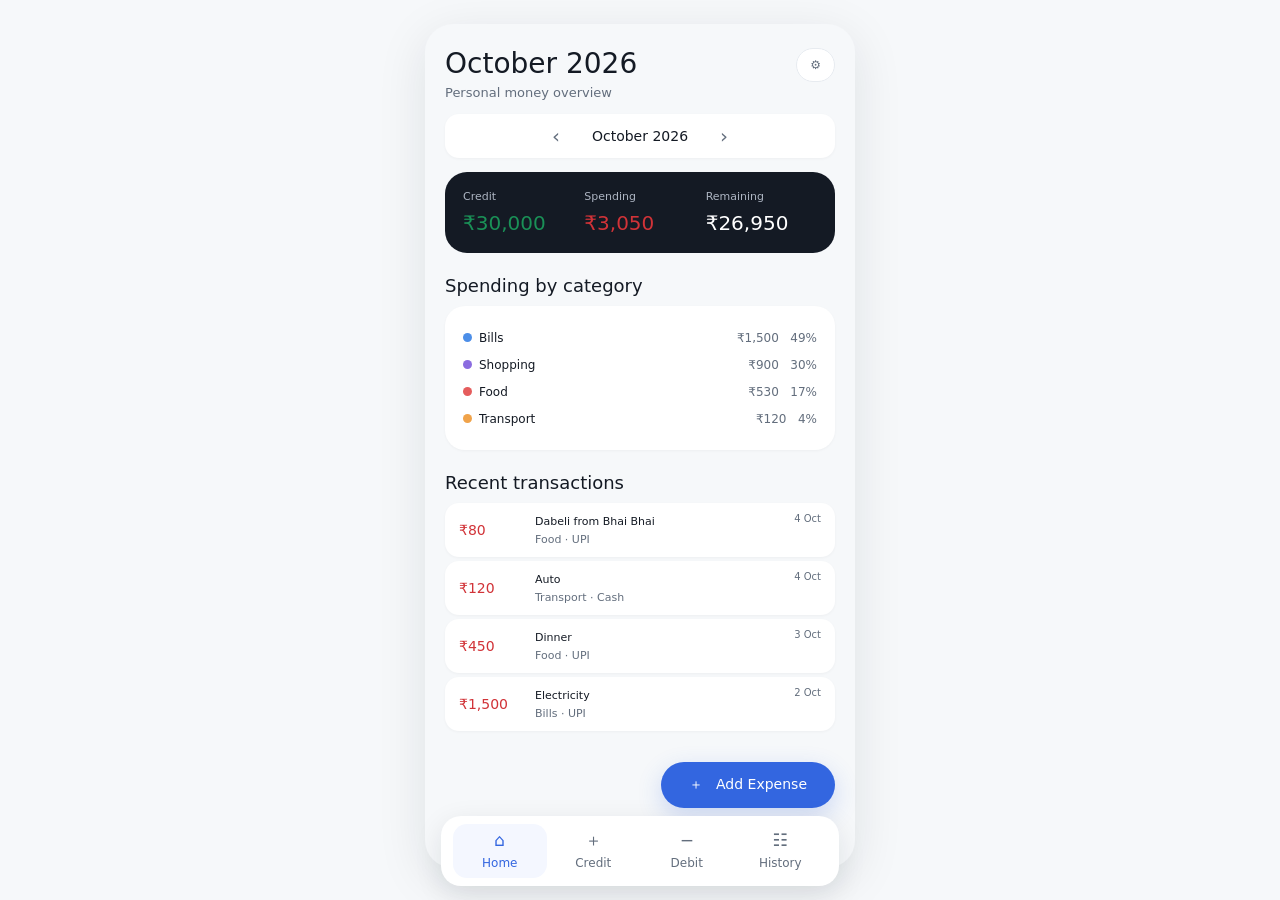
<file: index.html>
<!doctype html>
<html lang="en">
<head>
  <meta charset="UTF-8" />
  <meta name="viewport" content="width=device-width, initial-scale=1, viewport-fit=cover" />
  <meta name="theme-color" content="#f6f8fa" />
  <meta name="description" content="Private personal money tracker" />
  <link rel="manifest" href="manifest.webmanifest" />
  <link rel="icon" href="icon.svg" type="image/svg+xml" />
  <link rel="stylesheet" href="styles.css" />
  <title>Money Tracker</title>
</head>
<body>
  <main id="app" class="app-shell" aria-live="polite"></main>
  <script src="app.js"></script>
</body>
</html>
</file>
<file: styles.css>
:root{--bg:#f6f8fa;--ink:#141a24;--muted:#636e7d;--subtle:#adb5c2;--blue:#3366e0;--green:#1a9157;--red:#d13338;--card:#fff;--line:#e7ebf0;--radius:20px;--shadow:0 1px 3px rgba(20,26,36,.04)}
:root[data-theme=dark]{--bg:#0f1319;--ink:#f4f6f8;--muted:#a7b0bd;--subtle:#788392;--card:#181d25;--line:#2a313b;--blue:#6f93ff;--green:#46c987;--red:#ff6b70;--shadow:0 1px 3px rgba(0,0,0,.25)}
:root[data-theme=dark] .summary{background:#070a0e;color:#fff}
:root[data-theme=dark] .bottom-nav{background:#181d25;box-shadow:0 8px 28px rgba(0,0,0,.35)}
:root[data-theme=dark] .input,:root[data-theme=dark] .select,:root[data-theme=dark] .textarea,:root[data-theme=dark] .search,:root[data-theme=dark] .chip,:root[data-theme=dark] .secondary{background:#202630;color:var(--ink);border-color:var(--line)}
:root[data-theme=dark] .segmented{background:#202630}
:root[data-theme=dark] .seg.selected{background:#303743;color:var(--ink)}
:root[data-theme=dark] .nav-btn.active{background:#202b45}
*{box-sizing:border-box}html,body{margin:0;min-height:100%;background:var(--bg);font-family:Inter,ui-sans-serif,system-ui,-apple-system,BlinkMacSystemFont,"Segoe UI",sans-serif;color:var(--ink)}button,input,select,textarea{font:inherit}button{cursor:pointer;border:0}body{display:flex;justify-content:center}.app-shell{width:100%;max-width:430px;min-height:100dvh;background:var(--bg)}.screen{min-height:100dvh;padding:24px 20px 118px}.title{font-size:28px;font-weight:400;line-height:1.15;margin:0}.subtitle{font-size:13px;color:var(--muted);margin:5px 0 0}.card{background:var(--card);border-radius:var(--radius);box-shadow:var(--shadow)}.month-nav{height:44px;margin-top:14px;display:flex;align-items:center;justify-content:center;gap:22px;border-radius:14px;color:var(--ink);font-size:14px}.month-nav button{background:transparent;padding:8px 10px;color:var(--muted);font-size:20px}.summary{margin-top:14px;background:var(--ink);color:#fff;border-radius:22px;padding:18px;display:grid;grid-template-columns:repeat(3,1fr);gap:10px}.stat-label{font-size:11px;color:var(--subtle);margin-bottom:8px}.stat-value{font-size:20px;white-space:nowrap}.green{color:var(--green)}.red{color:var(--red)}.section-title{font-size:18px;font-weight:500;margin:22px 0 10px}.category-card{padding:18px}.category-row{display:grid;grid-template-columns:10px 1fr auto;align-items:center;gap:6px;min-height:27px;font-size:12px}.dot{width:9px;height:9px;border-radius:50%}.category-meta{color:var(--muted);white-space:nowrap}.tx-list{display:grid;gap:4px}.tx{min-height:54px;padding:8px 14px;display:grid;grid-template-columns:76px 1fr auto;align-items:center;border-radius:14px}.tx-amount{font-size:14px}.tx-main{min-width:0}.tx-meta{font-size:11px;color:var(--muted);margin-top:5px}.tx-desc{font-size:11px;white-space:nowrap;overflow:hidden;text-overflow:ellipsis}.tx-date{font-size:10px;color:var(--muted);align-self:start;margin-top:2px}.fab{position:fixed;right:max(calc((100vw - 430px)/2 + 20px),20px);bottom:92px;height:46px;padding:0 28px;border-radius:23px;background:var(--blue);color:#fff;font-size:14px;box-shadow:0 8px 24px rgba(51,102,224,.22);z-index:10}.bottom-nav{position:fixed;left:50%;transform:translateX(-50%);bottom:14px;width:min(calc(100% - 32px),398px);height:70px;padding:8px 12px;background:#fff;border-radius:20px;display:grid;grid-template-columns:repeat(4,1fr);box-shadow:0 8px 28px rgba(20,26,36,.10);z-index:20}.nav-btn{background:transparent;color:var(--muted);font-size:12px;display:flex;flex-direction:column;gap:7px;align-items:center;justify-content:center;border-radius:14px}.nav-btn.active{color:var(--blue);background:#f4f7ff}.nav-icon{font-size:17px;line-height:1}.form-screen{padding-bottom:40px}.back{background:transparent;color:var(--muted);font-size:14px;padding:0;margin-bottom:18px}.form-title{font-size:26px;margin:0 0 5px}.form-subtitle{color:var(--muted);font-size:13px;margin:0 0 24px}.field{margin-bottom:18px}.field label{display:block;font-size:12px;color:var(--muted);margin-bottom:8px}.input,.select,.textarea{width:100%;border:1px solid var(--line);background:#fff;border-radius:14px;padding:13px 14px;outline:none;color:var(--ink)}.input:focus,.select:focus,.textarea:focus{border-color:#aebff3;box-shadow:0 0 0 3px #eef2ff}.amount-input{font-size:26px;font-weight:500;padding:15px}.chips{display:flex;flex-wrap:wrap;gap:8px}.chip{background:#fff;border:1px solid var(--line);color:var(--muted);border-radius:18px;padding:9px 13px;font-size:12px}.chip.selected{background:#eef3ff;border-color:#b8c9fa;color:var(--blue)}.segmented{display:grid;grid-template-columns:1fr 1fr;gap:4px;background:#eef1f4;padding:4px;border-radius:14px}.seg{background:transparent;color:var(--muted);padding:11px;border-radius:11px;font-size:13px}.seg.selected{background:#fff;color:var(--ink);box-shadow:var(--shadow)}.primary{width:100%;height:48px;background:var(--blue);color:#fff;border-radius:24px;font-size:14px;margin-top:8px}.secondary{width:100%;height:46px;background:#fff;color:var(--blue);border:1px solid #dbe3f7;border-radius:23px;font-size:14px;margin-top:10px}.toolbar{display:grid;grid-template-columns:1fr auto;gap:8px;margin:18px 0 12px}.search{border:1px solid var(--line);border-radius:14px;padding:12px 14px;background:#fff;outline:none}.filter-scroll{display:flex;gap:7px;overflow:auto;padding-bottom:4px}.filter-scroll::-webkit-scrollbar{display:none}.history-group{font-size:11px;color:var(--muted);margin:18px 0 7px}.empty{padding:34px 20px;text-align:center;color:var(--muted);font-size:13px}.settings-card{padding:0;overflow:hidden}.setting-row{min-height:58px;padding:14px 16px;display:flex;justify-content:space-between;align-items:center;border-bottom:1px solid var(--line)}.setting-row:last-child{border-bottom:0}.setting-title{font-size:13px}.setting-desc{font-size:11px;color:var(--muted);margin-top:4px}.toggle{width:46px;height:26px;border-radius:13px;background:#cdd3dc;padding:3px;transition:.2s}.toggle::after{content:"";display:block;width:20px;height:20px;border-radius:50%;background:#fff;transition:.2s}.toggle.on{background:var(--green)}.toggle.on::after{transform:translateX(20px)}.danger{color:var(--red)}.small-note{font-size:11px;color:var(--muted);line-height:1.5;margin-top:12px}.toast{position:fixed;left:50%;bottom:94px;transform:translateX(-50%);background:var(--ink);color:#fff;padding:10px 14px;border-radius:12px;font-size:12px;z-index:50;box-shadow:0 8px 24px rgba(0,0,0,.16)}
@media(min-width:700px){body{padding:24px 0}.app-shell{border-radius:28px;overflow:hidden;box-shadow:0 12px 50px rgba(20,26,36,.10);min-height:844px}.screen{min-height:844px}.bottom-nav{position:absolute}.fab{position:absolute}}
</file>
